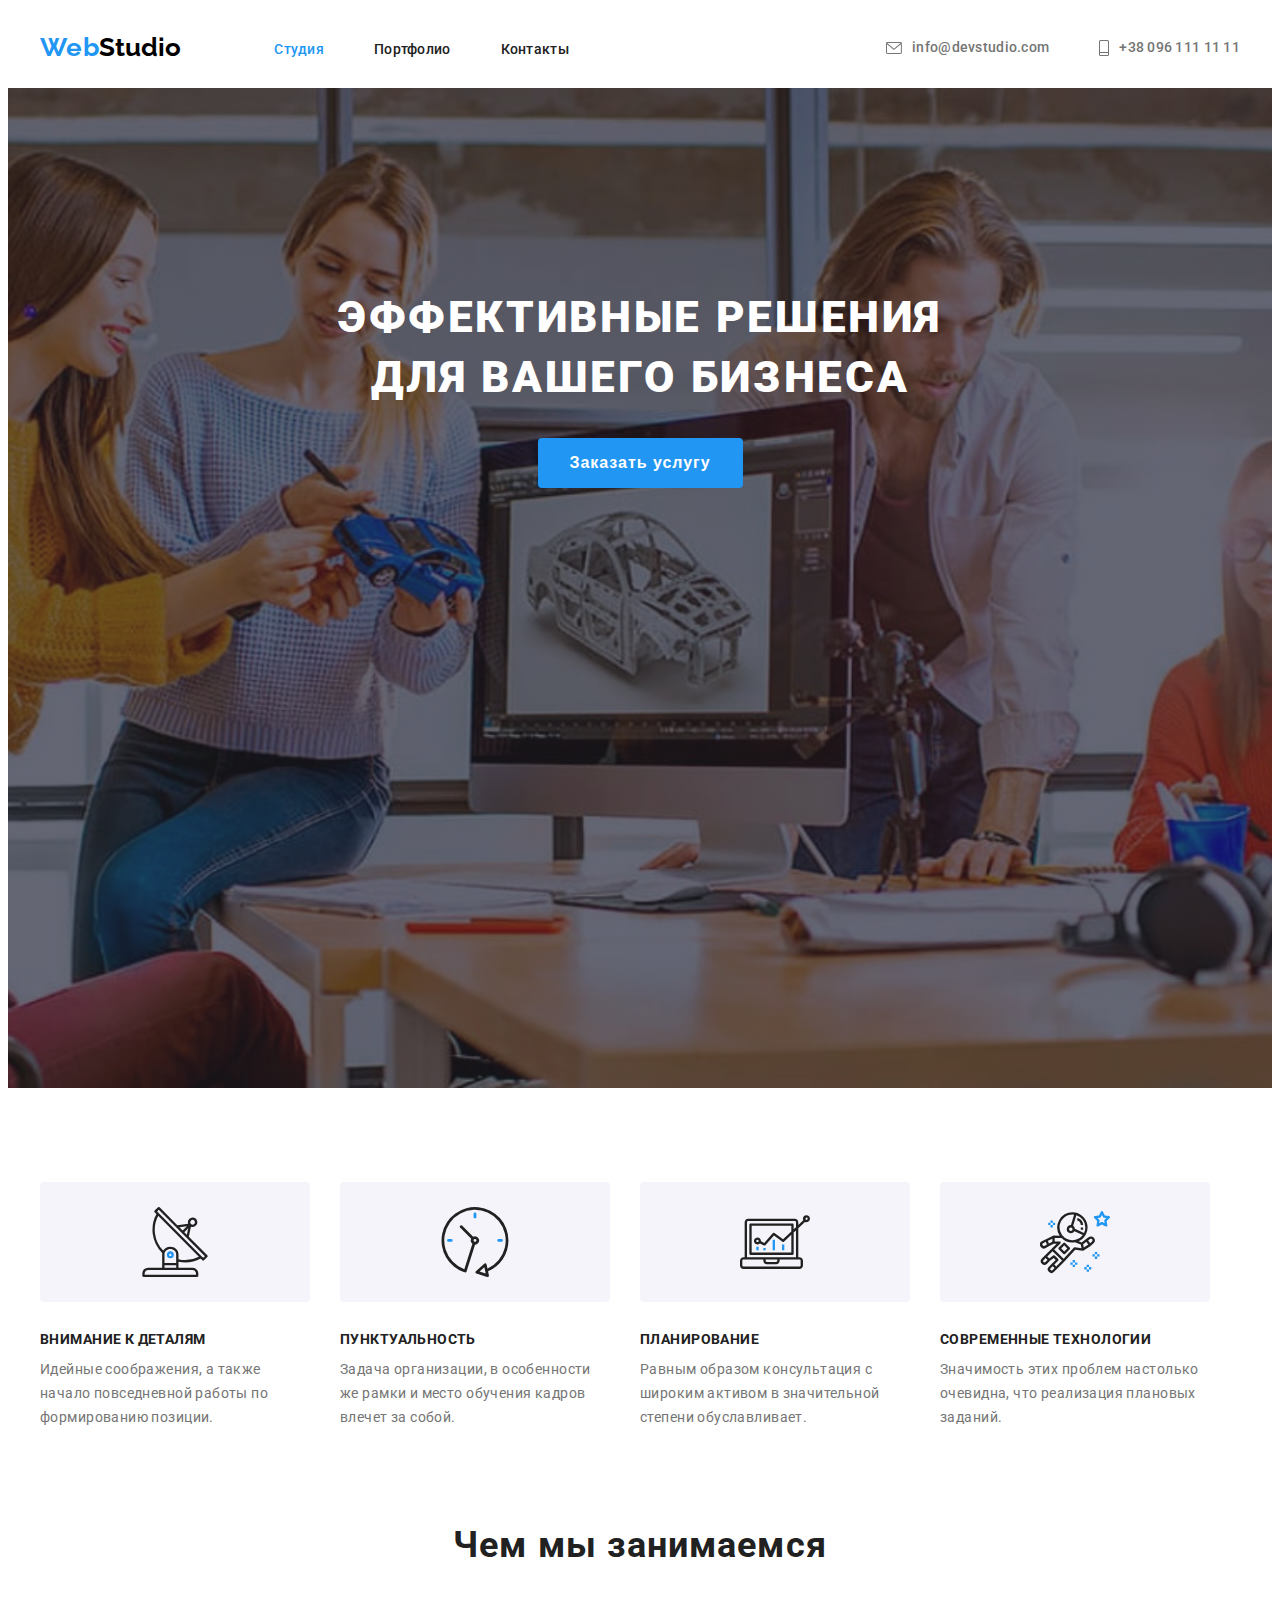
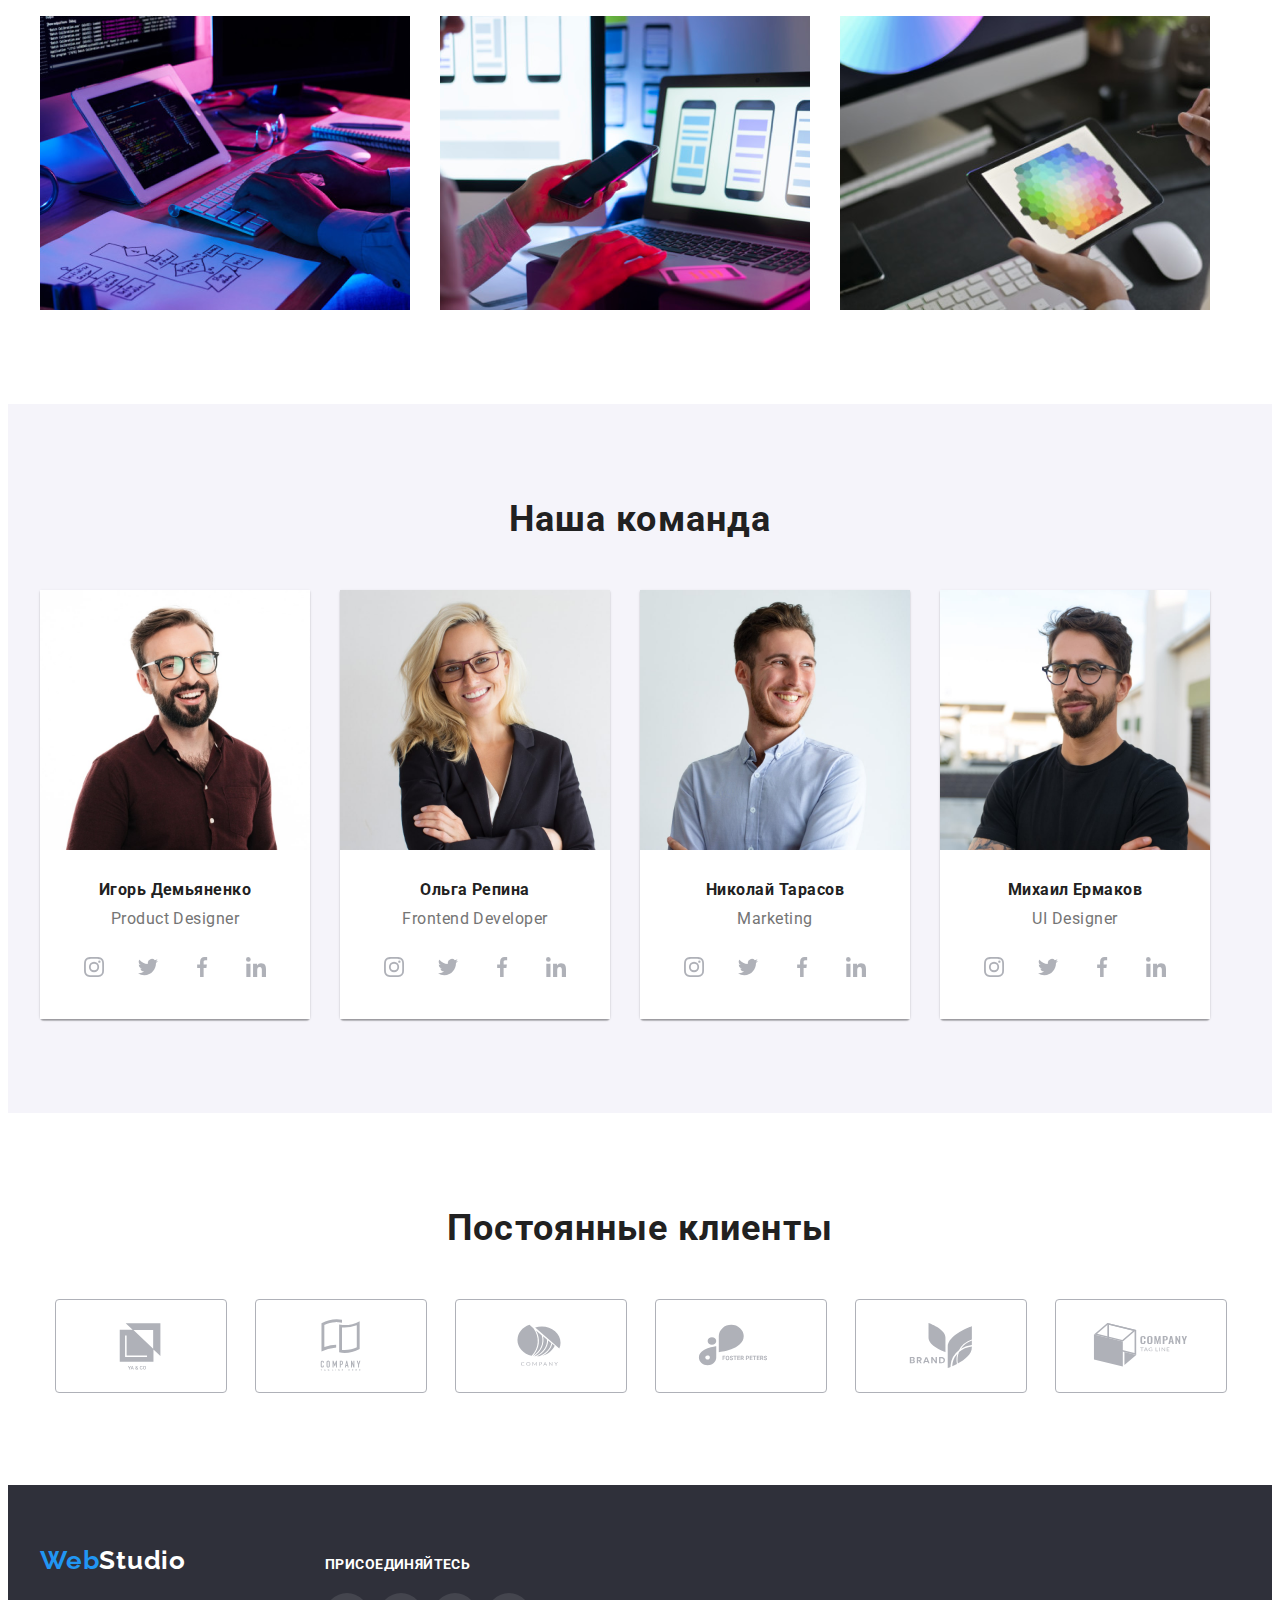
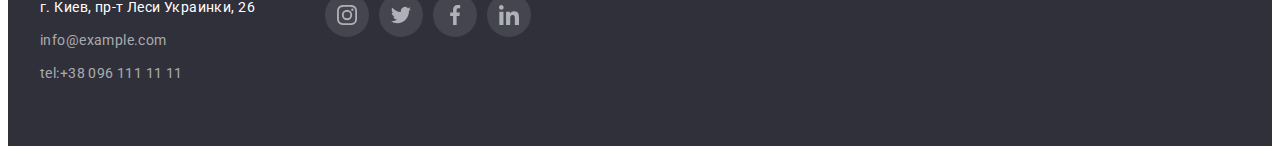
<file: index.html>
<!DOCTYPE html>
<html lang="en">
  <head>
    <meta charset="UTF-8" />
    <meta http-equiv="X-UA-Compatible" content="IE=edge" />
    <meta name="viewport" content="width=device-width, initial-scale=1.0" />
    <title>Document</title>
    <link
      href="https://fonts.googleapis.com/css2?family=Raleway:wght@700&family=Roboto:wght@400;500;700;900&display=swap"
      rel="stylesheet"
    />
    <link
      rel="stylesheet"
      href="https://cdnjs.cloudflare.com/ajax/libs/modern-normalize/1.1.0/modern-normalize.min.css"
      integrity="sha512-wpPYUAdjBVSE4KJnH1VR1HeZfpl1ub8YT/NKx4PuQ5NmX2tKuGu6U/JRp5y+Y8XG2tV+wKQpNHVUX03MfMFn9Q=="
      crossorigin="anonymous"
      referrerpolicy="no-referrer"
    />
    <link rel="stylesheet" href="./CSS/Styles.css" />
  </head>
  <body>
    <header class="header">
      <div class="container header-container">
        <nav class="navigation">
          <a href="" class="logo"><span class="logo-web">Web</span>Studio</a>
          <ul class="site-nav list">
            <li class="header-iteam">
              <a href="" class="link current">Студия</a>
            </li>
            <li class="header-iteam">
              <a href="./portfolio.html" class="link">Портфолио</a>
            </li>
            <li class="header-iteam"><a href="" class="link">Контакты</a></li>
          </ul>
        </nav>
        <ul class="auth-nav list">
          <li class="header-link">
            <a href="mailto:info@devstudio.com" class="link"
              >
              <svg class="icon-header" height="12" width="16" >
                <use href="./imagas/icons.svg#icon-envelope">
                </use>
              </svg>
              info@devstudio.com</a
            >
          </li>
          <li class="header-link">
            <a href="tel:+380961111111" class="link">
              <svg class="icon-header" height="16" width="10" >
                <use href="./imagas/icons.svg#icon-Vector">
                </use>
              </svg>
              +38 096 111 11 11</a>
          </li>
        </ul>
      </div>
    </header>
    <main>
      <section class="hero">
        <h1 class="hero-title">Эффективные решения <br />для вашего бизнеса</h1>
        <button type="button" class="hero-btn">Заказать услугу</button>
      </section>
      <section class="section about">
        <div class="container">
          <h2 class="visually-hidden">galery</h2>
          <ul class="about-list">
            <li class="about-item">
              <div class="icon-about">
                <svg  width="70" height="70">
                  <use href="imagas/icons.svg#icon-antenna"></use>
                </svg>
              </div>
              <h3 class="about-title">Внимание к деталям</h3>
              <p class="about-text">
                Идейные соображения, а также начало повседневной работы по
                формированию позиции.
              </p>
            </li>
            <li class="about-item">
              <div class="icon-about">
                <svg width="70" height="70">
                  <use href="imagas/icons.svg#icon-clock"></use>
                </svg>
              </div>
              <h3 class="about-title">Пунктуальность</h3>
              <p class="about-text">
                Задача организации, в особенности же рамки и место обучения
                кадров влечет за собой.
              </p>
            </li>
            <li class="about-item">
              <div class="icon-about">
                <svg width="70" height="70">
                  <use href="imagas/icons.svg#icon-diagram"></use>
                </svg>
              </div>
              <h3 class="about-title">Планирование</h3>
              <p class="about-text">
                Равным образом консультация с широким активом в значительной
                степени обуславливает.
              </p>
            </li>
            <li class="about-item">
              <div class="icon-about">
                <svg width="70" height="70">
                  <use href="imagas/icons.svg#icon-astronaut"></use>
                </svg>
              </div>
              <h3 class="about-title">Современные технологии</h3>
              <p class="about-text">
                Значимость этих проблем настолько очевидна, что реализация
                плановых заданий.
              </p>
            </li>
          </ul>
        </div>
      </section>
      <section class="section section-works">
        <div class="container">
          <h2 class="section-title">Чем мы занимаемся</h2>
          <ul class="works-list">
            <li class="works-item">
              <img
                class="works-img"
                src="./imagas/img.png"
                alt="/images/
                    What are we doing"
                width="370"
                height="294"
              />
            </li>
            <li class="works-item">
              <img
                class="works-img"
                src="./imagas/img_1.png"
                alt="/images/
                    What are we doing"
                width="370"
                height="294"
              />
            </li>
            <li class="works-item">
              <img
                class="works-img"
                src="./imagas/img_2.png"
                alt="/images/
                    What are we doing"
                width="370"
                height="294"
              />
            </li>
          </ul>
        </div>
      </section>
      <section class="section team">
        <div class="container">
          <h2 class="section-title">Наша команда</h2>
          <ul class="team-list">
            <li class="team-item">
              <img
                class="team-img"
                src="./imagas/Игорь_Демьяненко.jpg"
                alt="./images/
                    Igor Demyanenko"
                width="270"
                height="260"
              />
              <div class="team-item-contens">
                <h3 class="team-title">Игорь Демьяненко</h3>
                <p class="team-text">Product Designer</p>
               <ul class='icon-socials' >
                <li class="icon-team">
                  <a class="icon-link" href="instagram">
                    <svg class="icon-team-svg" width='20' height='20'>
                      <use href="imagas/icons.svg#icon-instagram"></use>
                    </svg>
                  </a>
                </li>
                <li class="icon-team">
                  <a class="icon-link" href="twitter">
                    <svg class="icon-team-svg" width='20' height='20'>
                      <use href="imagas/icons.svg#icon-twitter"></use>
                    </svg>
                  </a>
                </li>
                <li class="icon-team">
                  <a class="icon-link" href="facebook">
                    <svg class="icon-team-svg" width='20' height='20'>
                      <use href="imagas/icons.svg#icon-facebook"></use>
                    </svg>
                  </a>
                </li>
                <li class="icon-team">
                  <a class="icon-link" href="linkedin">
                    <svg class="icon-team-svg" width='20' height='20'>
                      <use href="imagas/icons.svg#icon-linkedin"></use>
                    </svg>
                  </a>
                </li>
                </ul>
                </div>
            </li>
            <li class="team-item">
              <img
                class="team-img"
                src="./imagas/Ольга_Репина-min.jpg"
                alt="./images/Olga Repina"
                width="270"
                height="260"
              />
              <div class="team-item-contens">
                <h3 class="team-title">Ольга Репина</h3>
                <p class="team-text">Frontend Developer</p>
                <ul class='icon-socials' >
                  <li class="icon-team">
                    <a class="icon-link" href="instagram">
                      <svg class="icon-team-svg" width='20' height='20'>
                        <use href="imagas/icons.svg#icon-instagram"></use>
                      </svg>
                    </a>
                  </li>
                  <li class="icon-team">
                    <a class="icon-link" href="twitter">
                      <svg class="icon-team-svg" width='20' height='20'>
                        <use href="imagas/icons.svg#icon-twitter"></use>
                      </svg>
                    </a>
                  </li>
                  <li class="icon-team">
                    <a class="icon-link" href="facebook">
                      <svg class="icon-team-svg" width='20' height='20'>
                        <use href="imagas/icons.svg#icon-facebook"></use>
                      </svg>
                    </a>
                  </li>
                  <li class="icon-team">
                    <a class="icon-link" href="linkedin">
                      <svg class="icon-team-svg" width='20' height='20'>
                        <use href="imagas/icons.svg#icon-linkedin"></use>
                      </svg>
                    </a>
                  </li>
                </ul>
              </div>
            </li>
            <li class="team-item">
              <img
                class="team-img"
                src="./imagas/Николай_Тарасов.jpg"
                alt="./images/Nikolay Tarasov
                    .jpg"
                width="270"
                height="260"
              />
              <div class="team-item-contens">
                <h3 class="team-title">Николай Тарасов</h3>
                <p class="team-text">Marketing</p>
                <ul class='icon-socials' >
                  <li class="icon-team">
                    <a  class="icon-link" href="instagram">
                      <svg class="icon-team-svg" width='20' height='20'>
                        <use href="imagas/icons.svg#icon-instagram"></use>
                      </svg>
                    </a>
                  </li>
                  <li class="icon-team">
                    <a  class="icon-link" href="twitter">
                      <svg class="icon-team-svg" width='20' height='20'>
                        <use href="imagas/icons.svg#icon-twitter"></use>
                      </svg>
                    </a>
                  </li>
                  <li class="icon-team">
                    <a  class="icon-link" href="facebook">
                      <svg class="icon-team-svg" width='20' height='20'>
                        <use href="imagas/icons.svg#icon-facebook"></use>
                      </svg>
                    </a>
                  </li>
                  <li class="icon-team">
                    <a  class="icon-link" href="linkedin">
                      <svg class="icon-team-svg" width='20' height='20'>
                        <use href="imagas/icons.svg#icon-linkedin"></use>
                      </svg>
                    </a>
                  </li>
                </ul>
              </div>
            </li>
            <li class="team-item">
              <img
                class="team-img"
                src="./imagas/Михаил_Ермаков.jpg"
                alt="./images/Mikhail Ermakov.jpg"
                width="270"
                height="260"
              />
              <div class="team-item-contens">
                <h3 class="team-title">Михаил Ермаков</h3>
                <p class="team-text">UI Designer</p>
                <ul class='icon-socials' >
                  <li class="icon-team">
                    <a  class="icon-link" href="instagram">
                      <svg class="icon-team-svg" width='20' height='20'>
                        <use href="imagas/icons.svg#icon-instagram"></use>
                      </svg>
                    </a>
                  </li>
                  <li class="icon-team">
                    <a  class="icon-link" href="twitter">
                      <svg class="icon-team-svg" width='20' height='20'>
                        <use href="imagas/icons.svg#icon-twitter"></use>
                      </svg>
                    </a>
                  </li>
                  <li class="icon-team">
                    <a  class="icon-link" href="facebook">
                      <svg class="icon-team-svg" width='20' height='20'>
                        <use href="imagas/icons.svg#icon-facebook"></use>
                      </svg>
                    </a>
                  </li>
                  <li class="icon-team">
                    <a  class="icon-link" href="linkedin">
                      <svg class="icon-team-svg" width='20' height='20'>
                        <use href="imagas/icons.svg#icon-linkedin"></use>
                      </svg>
                    </a>
                  </li>
                </ul>
              </div>
            </li>
          </ul>
        </div>
      </section>
      <section class="section clients">
        <div class="container">
        <h2 class="section-title">Постоянные клиенты</h2>
        <ul class="icon-clients">
          <li class="client-list" >
            <a class="client-link" href="">
              <svg class="icon-client-svg" width="106" height="60">
                <use href='./imagas/icons.svg#icon-logo-one'></use>
              </svg>
            </a>
          </li>
          <li class="client-list" >
            <a class="client-link" href="">
              <svg class="icon-client-svg" width="106" height="60">
                <use href="./imagas/icons.svg#icon-logo-two"></use>
              </svg>
            </a>
          </li>
          <li class="client-list" >
            <a class="client-link" href="">
              <svg class="icon-client-svg" width="106" height="60">
                <use href="./imagas/icons.svg#icon-logo-three"></use>
              </svg>
            </a>
          </li>
          <li class="client-list" >
            <a class="client-link" href="">
              <svg class="icon-client-svg" width="106" height="60">
                <use href="./imagas/icons.svg#icon-logo-four"></use>
              </svg>
            </a>
          </li>
          <li class="client-list" >
            <a class="client-link" href="">
              <svg class="icon-client-svg" width="106" height="60">
                <use href="./imagas/icons.svg#icon-logo-five"></use>
              </svg>
            </a>
          </li>
          <li class="client-list" >
            <a class="client-link" href="">
              <svg class="icon-client-svg" width="106" height="60">
                <use href="./imagas/icons.svg#icon-logo-sex"></use>
              </svg>
            </a>
          </li>
        </ul>
        </div>
      </section>
    </main>
    <footer class="footer">
      <div class="container container-footer">
        <div class="contact" >
          <div class="logo-item">
            <a href="" class="logo-footer"><span class="logo-web">Web</span>Studio</a>
          </div>
          <address>
            <p class="footer-text">г. Киев, пр-т Леси Украинки, 26</p>
            <ul class="footer-list">
              <li class="footer-item">
                <a href="mailto:info@example.com" class="footer-link">info@example.com</a>
              </li>
              <li>
                <a href="tel:+380961111111" class="footer-link">tel:+38 096 111 11 11</a>
              </li>
            </ul>
          </address>
        </div>
        <div class="footer-social">
          <p class="footer-social-text">присоединяйтесь</p>
          <ul class='icon-socials'>
            <li class="icon-footer">
              <a class="icon-link" href="instagram">
                <svg class="icon-team-svg" width='20' height='20'>
                  <use href="imagas/icons.svg#icon-instagram"></use>
                </svg>
              </a>
            </li>
            <li class="icon-footer">
              <a class="icon-link" href="twitter">
                <svg class="icon-team-svg" width='20' height='20'>
                  <use href="imagas/icons.svg#icon-twitter"></use>
                </svg>
              </a>
            </li>
            <li class="icon-footer">
              <a class="icon-link" href="facebook">
                <svg class="icon-team-svg" width='20' height='20'>
                  <use href="imagas/icons.svg#icon-facebook"></use>
                </svg>
              </a>
            </li>
            <li class="icon-footer">
              <a class="icon-link" href="linkedin">
                <svg class="icon-team-svg" width='20' height='20'>
                  <use href="imagas/icons.svg#icon-linkedin"></use>
                </svg>
              </a>
            </li>
          </ul>
        </div>
      </div>
    </footer>
  </body>
</html>
</file>
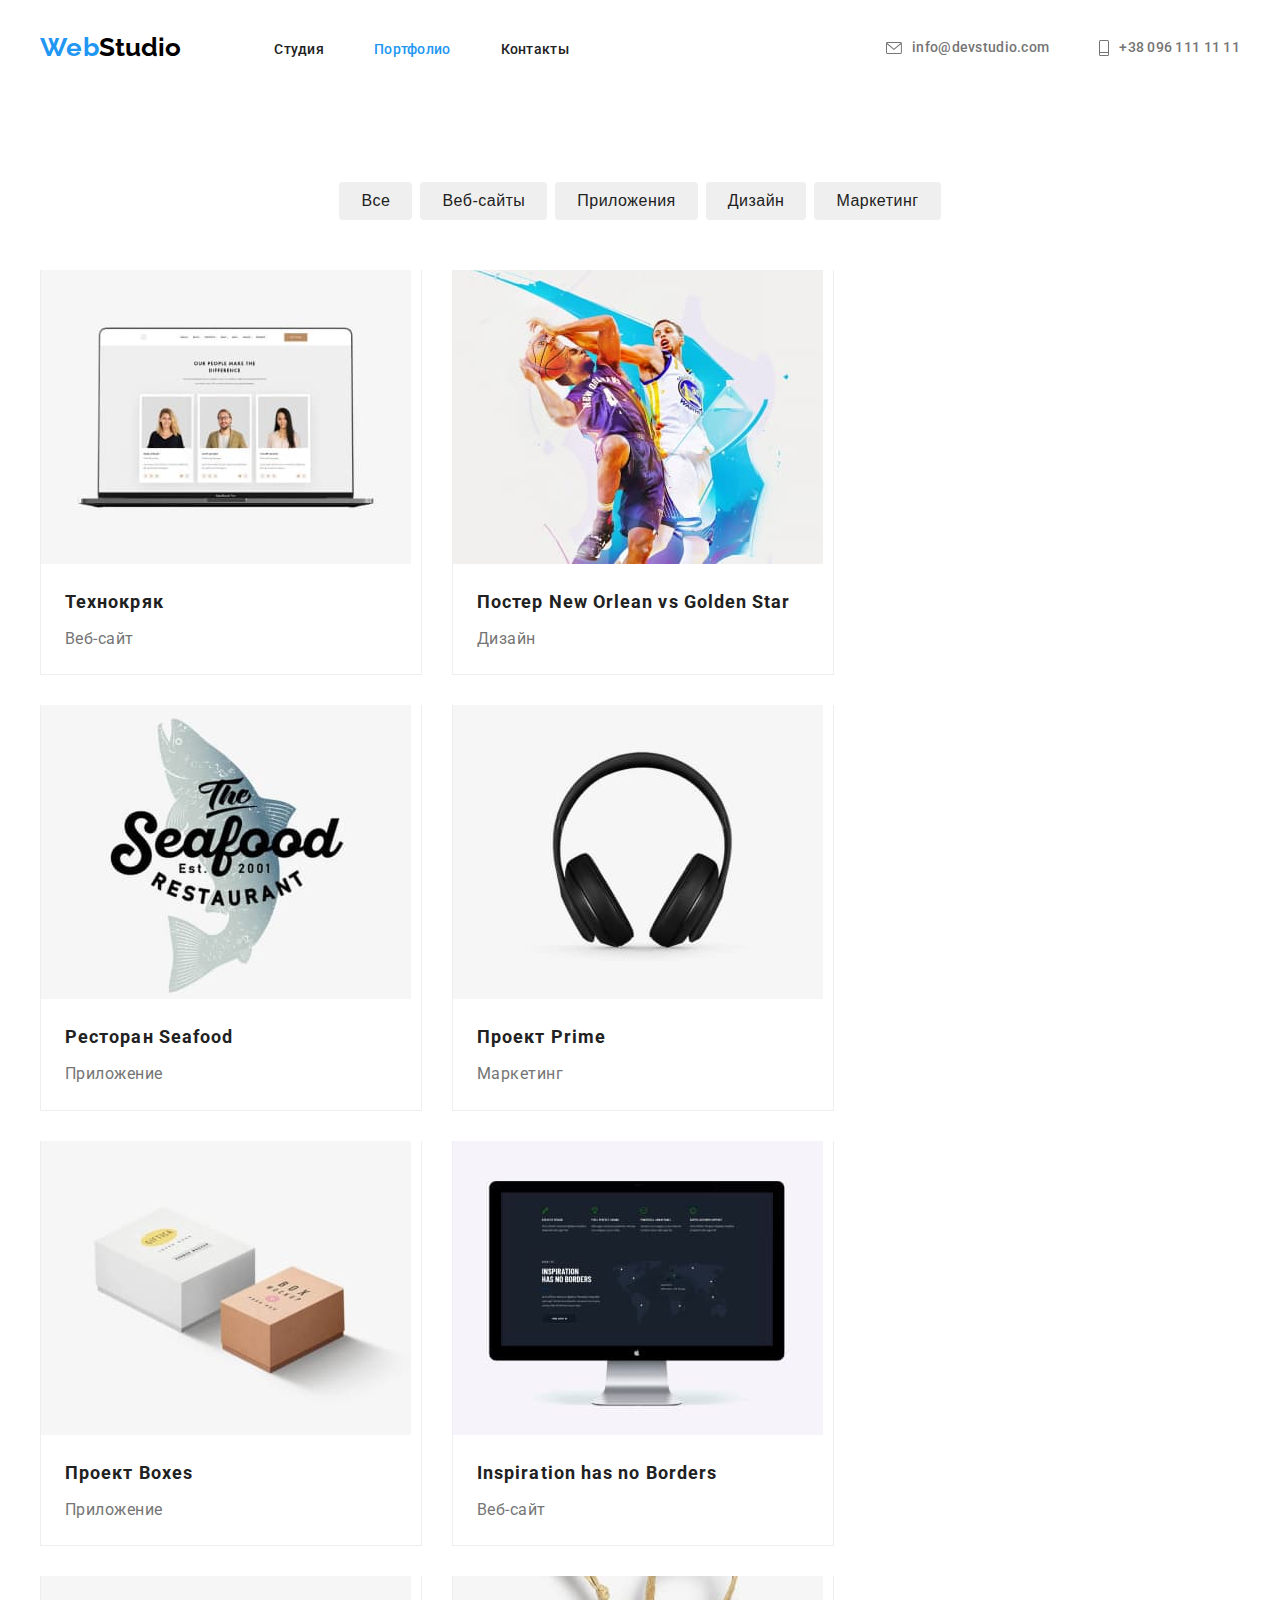
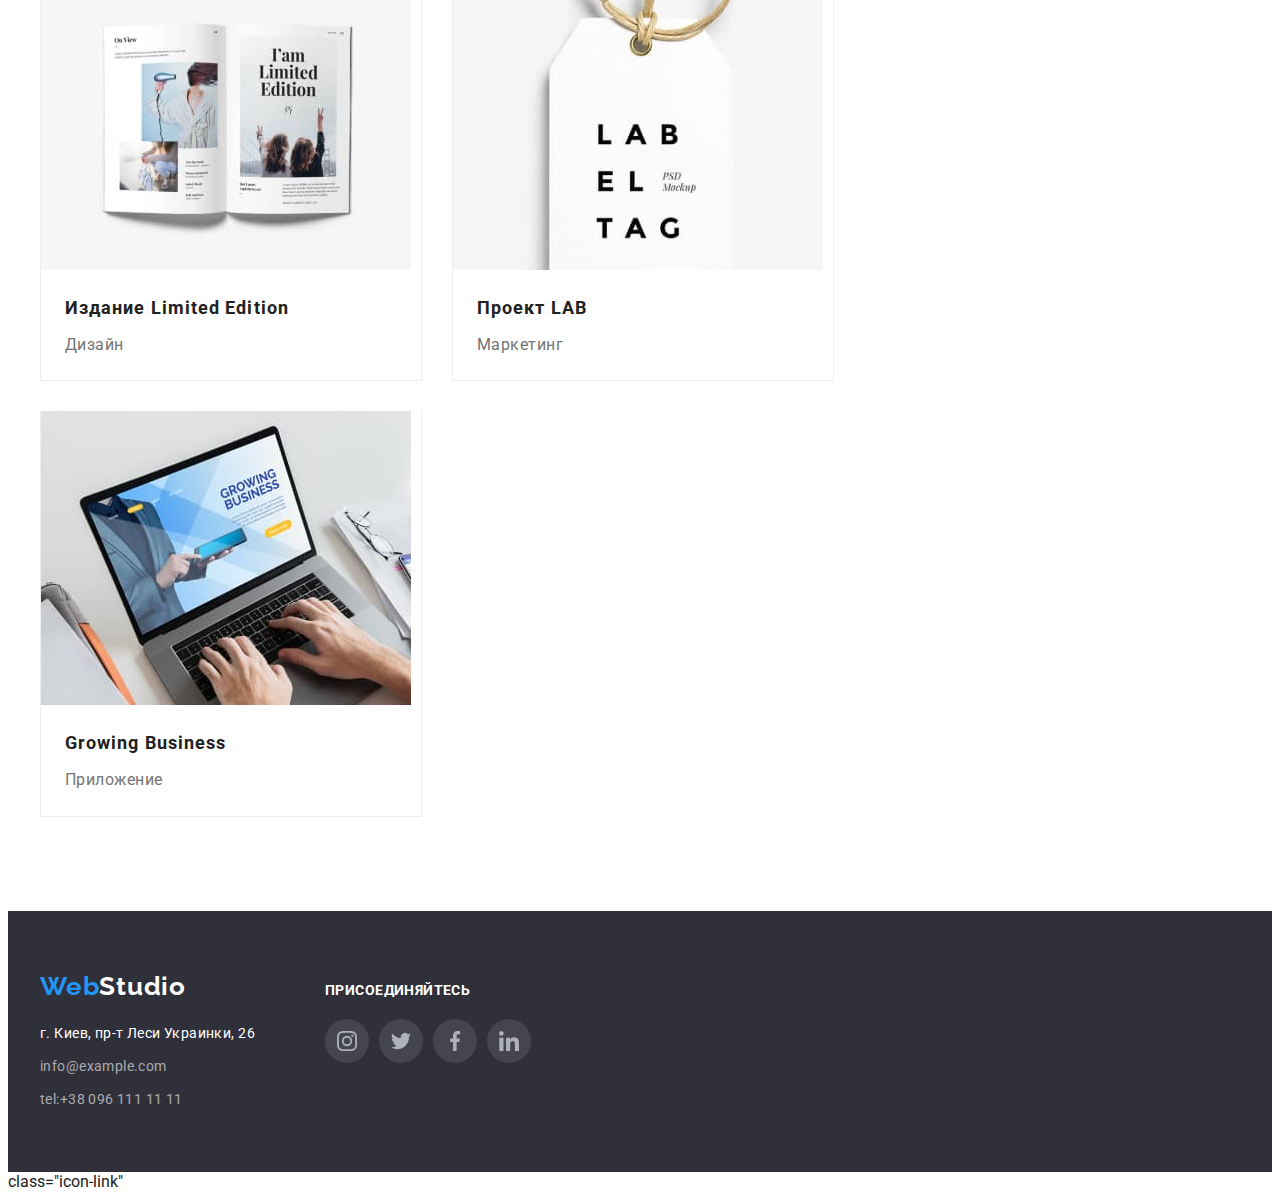
<file: portfolio.html>
<!DOCTYPE html>
<html lang="en">
  <head>
    <meta charset="UTF-8" />
    <meta http-equiv="X-UA-Compatible" content="IE=edge" />
    <meta name="viewport" content="width=device-width, initial-scale=1.0" />
    <title>Document</title>
    <link
      href="https://fonts.googleapis.com/css2?family=Raleway:wght@700&family=Roboto:wght@400;500;700;900&display=swap"
      rel="stylesheet"
    />
    <link
      rel="stylesheet"
      href="https://cdnjs.cloudflare.com/ajax/libs/modern-normalize/1.1.0/modern-normalize.min.css"
      integrity="sha512-wpPYUAdjBVSE4KJnH1VR1HeZfpl1ub8YT/NKx4PuQ5NmX2tKuGu6U/JRp5y+Y8XG2tV+wKQpNHVUX03MfMFn9Q=="
      crossorigin="anonymous"
      referrerpolicy="no-referrer"
    />
    <link rel="stylesheet" href="./CSS/Styles.css" />
  </head>
  <body>
    <header class="header">
      <div class="container header-container">
        <nav class="navigation">
          <a href="" class="logo"><span class="logo-web">Web</span>Studio</a>
          <ul class="site-nav list">
            <li class="header-iteam">
              <a href="./index.html" class="link">Студия</a>
            </li>
            <li class="header-iteam">
              <a href="" class="link current">Портфолио</a>
            </li>
            <li class="header-iteam"><a href="" class="link">Контакты</a></li>
          </ul>
        </nav>
        <ul class="auth-nav list">
          <li class="header-link">
            <a href="mailto:info@devstudio.com" class="link"
              >
              <svg class="icon-header" height="12" width="16" >
                <use href="./imagas/icons.svg#icon-envelope">
                </use>
              </svg>
              info@devstudio.com</a
            >
          </li>
          <li class="header-link">
            <a href="tel:+380961111111" class="link">
              <svg class="icon-header" height="16" width="10" >
                <use href="./imagas/icons.svg#icon-Vector">
                </use>
              </svg>
              +38 096 111 11 11</a>
          </li>
        </ul>
      </div>
    </header>
    <main>
      <section class="section">
        <div class="container">
          <h1  class="visually-hidden">galery</h1>
          <ul class="button-list">
            <li class="iteam-btn">
              <button type="button" class="btn-text">Все</button>
            </li>
            <li class="iteam-btn">
              <button type="button" class="btn-text">Веб-сайты</button>
            </li>
            <li class="iteam-btn">
              <button type="button" class="btn-text">Приложения</button>
            </li>
            <li class="iteam-btn">
              <button type="button" class="btn-text">Дизайн</button>
            </li>
            <li class="iteam-btn">
              <button type="button" class="btn-text">Маркетинг</button>
            </li>
          </ul>
          <ul class="content-list">
            <li class="content-item">
              <a class="content-link" href="" >
                <img class="content-img"
                  src="./imagas/open-website-on-laptop.jpg"
                  alt="open website on laptop.jpg"
                  width="370"
                  height="294"
                />
                <div class="item-content">
                  <h2 class="content-title">Технокряк</h2>
                  <p class="content-text">Веб-сайт</p>
                </div>

                <!-- Технокряк это современная площадка распространения коронавируса. 
             Компании используют эту платформу для цыфрового шпионажа и атак 
             на защищенные сервера конкурентов -->
              </a>
            </li>
            <li class="content-item">
              <a class="content-link" href="" >
                <img class="content-img"
                  src="./imagas/New-Orlean-vs-Golden-Star.jpg"
                  alt="New Orlean vs Golden Star.jpg"
                  width="370"
                  height="294"
                />
                <div class="item-content">
                  <h2 class="content-title">
                    Постер New Orlean vs Golden Star
                  </h2>
                  <p class="content-text">Дизайн</p>
                </div>

                <!-- <p>Технокряк это современная площадка распространения коронавируса. 
              Компании используют эту платформу для цыфрового шпионажа и атак 
              на защищенные сервера конкурентов
            </p> -->
              </a>
            </li>
            <li class="content-item">
              <a class="content-link" href="" >
                <img class="content-img"
                  src="./imagas/Seafood-restaurant-logo.jpg"
                  alt="Seafood restaurant logo.jpg"
                  width="370"
                  height="294"
                />
                <div class="item-content">
                  <h2 class="content-title">Ресторан Seafood</h2>
                  <p class="content-text">Приложение</p>
                </div>

                <!-- <p>
              Технокряк это современная площадка распространения коронавируса. 
             Компании используют эту платформу для цыфрового шпионажа и атак 
             на защищенные сервера конкурентов
            </p> -->
              </a>
            </li>
            <li class="content-item">
              <a class="content-link" href="" >
                <img class="content-img"
                  src="./imagas/wired-headphones.jpg"
                  alt="wired headphones Prime.jpg"
                  width="370"
                  height="294"
                />
                <div class="item-content">
                  <h2 class="content-title">Проект Prime</h2>
                  <p class="content-text">Маркетинг</p>
                </div>

                <!-- <p> 
              Технокряк это современная площадка распространения коронавируса. 
             Компании используют эту платформу для цыфрового шпионажа и атак 
             на защищенные сервера конкурентов
            </p> -->
              </a>
            </li>
            <li class="content-item">
              <a class="content-link" href="" >
                <img class="content-img"
                  src="./imagas/project-Boxes.jpg"
                  alt="two boxes.jpg"
                  width="370"
                  height="294"
                />
                <div class="item-content">
                  <h2 class="content-title">Проект Boxes</h2>
                  <p class="content-text">Приложение</p>
                </div>

                <!-- <p>
              Технокряк это современная площадка распространения коронавируса. 
             Компании используют эту платформу для цыфрового шпионажа и атак 
             на защищенные сервера конкурентов
            </p> -->
              </a>
            </li>
            <li class="content-item">
              <a class="content-link" href="" >
                <img class="content-img"
                  src="./imagas/Inspiration-has-no-Borders.jpg"
                  alt="depicts a monitor with an open site.jpg"
                  width="370"
                  height="294"
                />
                <div class="item-content">
                  <h2 class="content-title">Inspiration has no Borders</h2>
                  <p class="content-text">Веб-сайт</p>
                </div>

                <!-- <p>Технокряк это современная площадка распространения коронавируса. 
              Компании используют эту платформу для цыфрового шпионажа и атак 
              на защищенные сервера конкурентов
            </p> -->
              </a>
            </li>
            <li class="content-item">
              <a class="content-link" href="" >
                <img class="content-img"
                  src="./imagas/Limited-Edition.jpg"
                  alt="depicts an open book Limited-Edition.jpg"
                  width="370"
                  height="294"
                />
                <div class="item-content">
                  <h2 class="content-title">Издание Limited Edition</h2>
                  <p class="content-text">Дизайн</p>
                </div>

                <!-- <p>Технокряк это современная площадка распространения коронавируса. 
              Компании используют эту платформу для цыфрового шпионажа и атак 
              на защищенные сервера конкурентов
            </p> -->
              </a>
            </li>
            <li class="content-item">
              <a class="content-link" href="" >
                <img class="content-img"
                  src="./imagas/projectm-LAB.jpg"
                  alt="projectm-LAB.jpg"
                  width="370"
                  height="294"
                />
                <div class="item-content">
                  <h2 class="content-title">Проект LAB</h2>
                  <p class="content-text">Маркетинг</p>
                </div>

                <!-- <p>Технокряк это современная площадка распространения коронавируса. 
              Компании используют эту платформу для цыфрового шпионажа и атак 
              на защищенные сервера конкурентов
            </p> -->
              </a>
            </li>
            <li class="content-item">
              <a class="content-link" href="" >
                <img class="content-img"
                  src="./imagas/Growing-Business.jpg"
                  alt="Growing-Business.jpg"
                  width="370"
                  height="294"
                />
                <div class="item-content">
                  <h2 class="content-title">Growing Business</h2>
                  <p class="content-text">Приложение</p>
                </div>

                <!-- <p>Технокряк это современная площадка распространения коронавируса. 
              Компании используют эту платформу для цыфрового шпионажа и атак 
              на защищенные сервера конкурентов
          </p> -->
              </a>
            </li>
          </ul>
        </div>
      </section>
    </main>
    <footer class="footer">
      <div class="container container-footer">
        <div class="contact" >
          <div class="logo-item">
            <a href="" class="logo-footer"><span class="logo-web">Web</span>Studio</a>
          </div>
          <address>
            <p class="footer-text">г. Киев, пр-т Леси Украинки, 26</p>
            <ul class="footer-list">
              <li class="footer-item">
                <a href="mailto:info@example.com" class="footer-link">info@example.com</a>
              </li>
              <li>
                <a href="tel:+380961111111" class="footer-link">tel:+38 096 111 11 11</a>
              </li>
            </ul>
          </address>
        </div>
        <div class="footer-social">
          <p class="footer-social-text">присоединяйтесь</p>
          <ul class='icon-socials'>
            <li class="icon-footer">
              <a class="icon-link" href="instagram">
                <svg class="icon-team-svg" width='20' height='20'>
                  <use href="imagas/icons.svg#icon-instagram"></use>
                </svg>
              </a>
            </li>
            <li class="icon-footer">
              <a class="icon-link" href="twitter">
                <svg class="icon-team-svg" width='20' height='20'>
                  <use href="imagas/icons.svg#icon-twitter"></use>
                </svg>
              </a>
            </li>
            <li class="icon-footer">
              <a class="icon-link" href="facebook">
                <svg class="icon-team-svg" width='20' height='20'>
                  <use href="imagas/icons.svg#icon-facebook"></use>
                </svg>
              </a>
            </li>
            <li class="icon-footer">
              <a class="icon-link" href="linkedin">
                <svg class="icon-team-svg" width='20' height='20'>
                  <use href="imagas/icons.svg#icon-linkedin"></use>
                </svg>
              </a>
            </li>
          </ul>
        </div>
      </div>
    </footer>class="icon-link" 
  </body>
</html>
</file>
<file: CSS/Styles.css>
:root {
  --primary-text-color: #212121;
  --title-text-color: #757575;
  --accent-color: #2196f3;
  --primary-white-color: #ffffff;
  --button-color: #f5f4fa;
  --lodo-color: #000000;
  --background: #2f303a;
  --social: #afb1b8;
  --background-section: #e5e5e5;
  --border-color:#eeeeee;
}

p,
h1,
h2,
h3,
h4,
h5 {
  margin: 0;
}

.container {
  width: 1200px;
  padding-left: 15px;
  padding-right: 15px;
  margin: 0 auto;
}

.section {
  padding-top: 94px;
  padding-bottom: 94px;
}

ul {
  list-style: none;
  margin: 0;
  padding: 0;
}

a,
img {
  text-decoration: none;
}

img {
  display: block;
}

button {
  cursor: pointer;
  border-radius: 4px;
  border: none;
}

body {
  color: var(--primary-text-color);
  font-family: Roboto, sans-serif;
}

/* -----------logo ----------*/

.logo {
  font-family: Raleway, cursive;
  font-weight: 700;
  font-size: 26px;
  line-height: 1.2;
  color: var(--lodo-color);
  padding-top: 24px;
  padding-bottom: 25px;
}

.logo-web {
  font-family: Raleway;
  font-weight: 700;
  font-size: 26px;
  line-height: 1.2;
  letter-spacing: 0.03em;
  color: var(--accent-color);
}

/* ----------Header--------------*/

.header-link {
  fill: currentColor;
}

.header-container {
  display: flex;
  align-items: center;
  border-bottom: 1px;
}
.logo {
  margin-right: 93px;
}

.header-iteam + .header-iteam,
.header-link + .header-link {
  margin-left: 50px;
}

.icon-header {
  margin-right: 10px;
}

.navigation {
  display: flex;
  align-items: center;
}
.site-nav {
  display: flex;
}
.auth-nav {
  display: flex;
  margin-left: auto;
}
.site-nav .link {
  font-weight: 500;
  font-size: 14px;
  line-height: 1.14;
  letter-spacing: 0.02em;
  color: var(--primary-text-color);
}

.site-nav .link:hover,
.site-nav .link:focus {
  color: var(--accent-color);
}

.site-nav .link.current {
  color: var(--accent-color);
}

.auth-nav .link {
  display: flex;
  font-weight: 500;
  font-size: 14px;
  line-height: 1.14;
  letter-spacing: 0.02em;
  color: var(--title-text-color);
  align-items: center;
}

.auth-nav .link:hover,
.auth-nav .link:focus {
  color: var(--accent-color);
}

/* -------------Hero -------------*/

.hero {
  max-width: 1600px;
  height: 600px;
  margin-left: auto;
  margin-right: auto;
  background-image: linear-gradient(
      to right,
      rgba(47, 48, 58, 0.4),
      rgba(47, 48, 58, 0.4)
    ),
    url(../imagas/hero.jpg);
  background-repeat: no-repeat;
  background-position: center;
  background-size: cover;
  padding: 200px 0;
  background-color: var(--background);
  text-align: center;
}

.hero-title {
  font-weight: 900;
  font-size: 44px;
  line-height: 1.36;
  text-align: center;
  letter-spacing: 0.06em;
  text-transform: uppercase;
  color: var(--primary-white-color);
  margin-bottom: 30px;
}

.hero-btn {
  font-weight: 700;
  font-size: 16px;
  line-height: 1.88;
  text-align: center;
  letter-spacing: 0.06em;
  color: var(--primary-white-color);
  background-color: var(--accent-color);
  padding: 10px 32px;
}

/* -----------------About---------------*/

.icon-about {
  background-color: var(--button-color);
  height: 120px;
  border-radius: 4px;
  display: flex;
  justify-content: center;
  align-items: center;
  margin-bottom: 30px;
}

.visually-hidden {
  position: absolute;
  width: 1px;
  height: 1px;
  margin: -1px;
  border: 0;
  padding: 0;
  white-space: nowrap;
  clip-path: inset(100%);
  clip: rect(0 0 0 0);
  overflow: hidden;
}

.about-list {
  display: flex;
}
.about-item {
  width: 270px;
}

.about-item + .about-item {
  margin-left: 30px;
}

.about-title {
  font-weight: 700;
  font-size: 14px;
  line-height: 1.14;
  letter-spacing: 0.03em;
  text-transform: uppercase;
  color: var(--primary-text-color);
  margin-bottom: 10px;
}

.about-text {
  font-size: 14px;
  line-height: 1.71;
  letter-spacing: 0.03em;
  color: var(--title-text-color);
}

.section-works {
  padding-top: 0;
}

.works-list {
  display: flex;
}
.works-item + .works-item {
  margin-left: 30px;
}
/* ----------------team--------- */

.icon-socials {
  display: flex;
  justify-content: center;
}

.icon-team + .icon-team {
  margin-left: 10px;
}

.icon-link {
  display: flex;
  align-items: center;
  justify-content: center;
  border-radius: 50%;
  width: 100%;
  height: 100%;
  fill: var(--social);
}
.icon-team {
  width: 44px;
  height: 44px;
}

.icon-link:hover,
.icon-link:focus {
  background-color: var(--accent-color);
  fill: var(--primary-white-color);
}

.team-item {
  box-shadow: 0px 1px 3px rgba(0, 0, 0, 0.12), 0px 1px 1px rgba(0, 0, 0, 0.14),
    0px 2px 1px rgba(0, 0, 0, 0.2);
  border-radius: 0px 0px 4px 4px;
}

.team-list {
  display: flex;
}
.team-item + .team-item {
  margin-left: 30px;
}
.team-item-contens {
  padding-top: 30px;
  padding-bottom: 30px;
  background-color: var(--primary-white-color);
}
.team {
  background-color: var(--button-color);
}

.section-title {
  font-weight: 700;
  font-size: 36px;
  line-height: 1.17;
  text-align: center;
  letter-spacing: 0.03em;
  color: var(--primary-text-color);
  margin-bottom: 50px;
}

.team-title {
  font-weight: 700;
  font-size: 16px;
  line-height: 1.2;
  text-align: center;
  letter-spacing: 0.03em;
  color: var(--primary-text-color);
  margin-bottom: 10px;
}

.team-text {
  font-size: 16px;
  line-height: 1.2;
  text-align: center;
  letter-spacing: 0.03em;
  margin-bottom: 16px;
  color: var(--title-text-color);
}

/* -----------clients-------- */

.icon-clients {
  display: flex;
justify-content: center;
}

.client-list {
  width: 170px;
  height: 92px;
}

.client-link{
  border: 1px solid var(--social);
  border-radius: 4px;
  display: flex;
  width: 100%;
  height: 100%;
  align-items: center;
  justify-content: center;
  fill: var(--social);
}


.client-list + .client-list {
  margin-left: 30px;
}

.client-link:hover,
.client-link:focus {
  border-color: var(--accent-color);
  fill: #2196f3;
}


/* ---------footer------------ */

.footer {
  background-color: var(--background);
  padding: 60px 0;
}

.footer-social-text {
  font-weight: bold;
  font-size: 14px;
  line-height: 1.14;
  letter-spacing: 0.03em;
  text-transform: uppercase;
  color: var(--primary-white-color);
  margin-bottom: 20px;
}

.icon-footer {
  width: 44px;
  height: 44px;
  border-radius: 50%;
  background-color: rgba(255, 255, 255, 0.1);
}

.icon-footer + .icon-footer {
  margin-left: 10px;
}


.container-footer {
  display: flex;
  align-items: baseline;
}

.footer-social {
  margin-left: 70px;
}

.logo-footer {
  font-family: Raleway;
  font-weight: 700;
  font-size: 26px;
  line-height: 1.19;
  letter-spacing: 0.03em;
  color: var(--primary-white-color);
}

.logo-item {
  margin-bottom: 20px;
}

address {
  font-style: normal;
  font-size: 14px;
  line-height: 1.71;
  letter-spacing: 0.03em;
}
.footer-text {
  color: var(--primary-white-color);
  margin-bottom: 9px;
}

.footer-link {
  color: rgba(255, 255, 255, 0.6);
}
.footer-item {
  margin-bottom: 9px;
}

/* ----------Button----------- */

.button-list {
  display: flex;
  justify-content: center;
  align-items: center;
  margin-bottom: 50px;
}

.iteam-btn + .iteam-btn {
  margin-left: 8px;
}

.btn-text {
  font-weight: 500;
  font-size: 16px;
  line-height: 1.6;
  text-align: center;
  letter-spacing: 0.03em;
  color: var(--primary-text-color);
  padding: 6px 22px;
}

.btn-text:hover,
.btn-text:focus {
  color: var(--primary-white-color);
  background-color: var(--accent-color);
  box-shadow: 0px 3px 1px rgba(0, 0, 0, 0.1), 0px 1px 2px rgba(0, 0, 0, 0.08), 0px 2px 2px rgba(0, 0, 0, 0.12);
}

/* -------------Contents--------- */


.content-list {
  display: flex;
  margin-left: -30px;
  flex-wrap: wrap;
  margin-bottom: -30px;
} 

.content-item {
  width: calc(100% / 3 - 30px);
  margin-left: 30px;
  margin-bottom: 30px;
  border-bottom: 1px solid var(--border-color);
  border-left: 1px solid var(--border-color);
  border-right: 1px solid var(--border-color);
}

.content-link:focus,
.content-link:hover{
  display: block;
  box-shadow: 0px 1px 1px rgba(0, 0, 0, 0.12), 0px 4px 4px rgba(0, 0, 0, 0.06), 1px 4px 6px rgba(0, 0, 0, 0.16);
} 

.content-img{
  max-width: 100%;
  height: auto;
}
.item-content {
  padding-top: 20px;
  padding-bottom: 20px;
  padding-left: 24px;
  padding-right: 24px;
}

.content-title {
  font-weight: 700;
  font-size: 18px;
  line-height: 2;
  letter-spacing: 0.06em;
  color: var(--primary-text-color);
  margin-bottom: 4px;
}

.content-text {
  font-size: 16px;
  line-height: 1.9;
  letter-spacing: 0.03em;
  color: var(--title-text-color);
}
</file>
